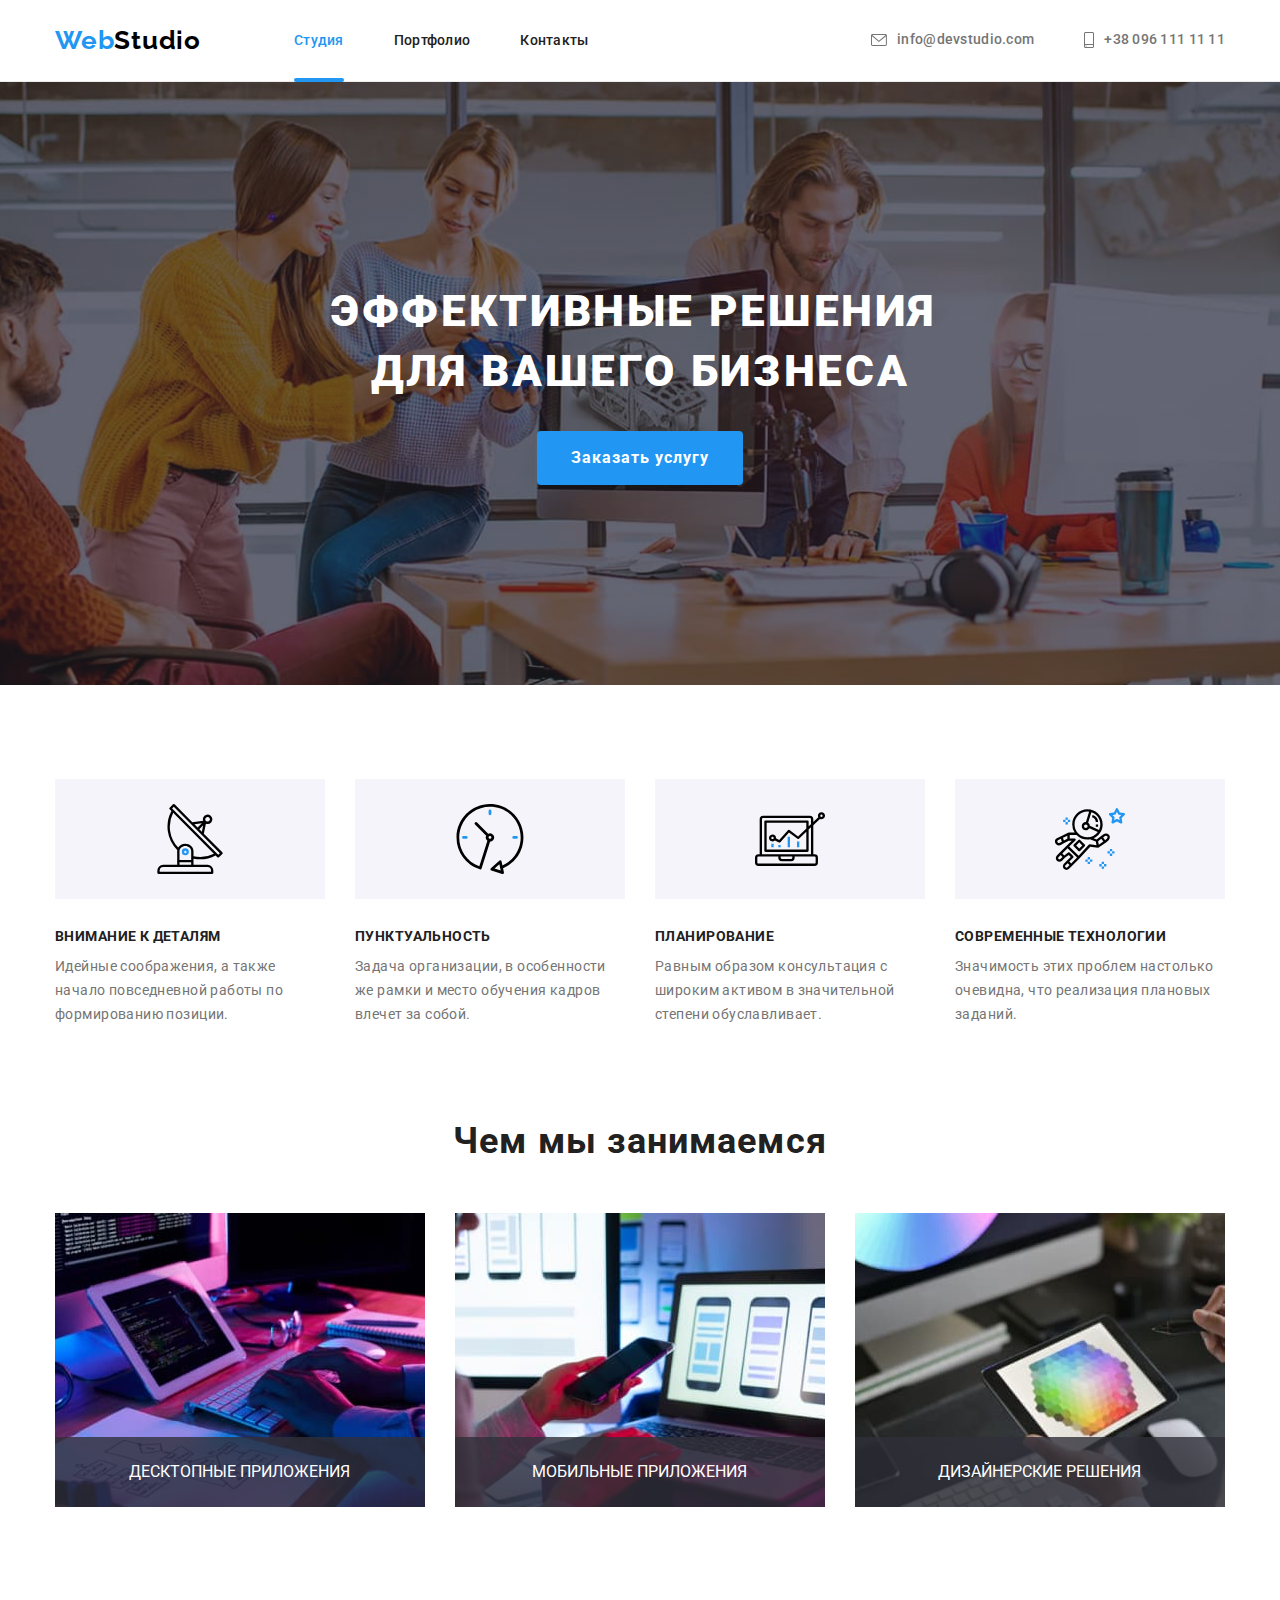
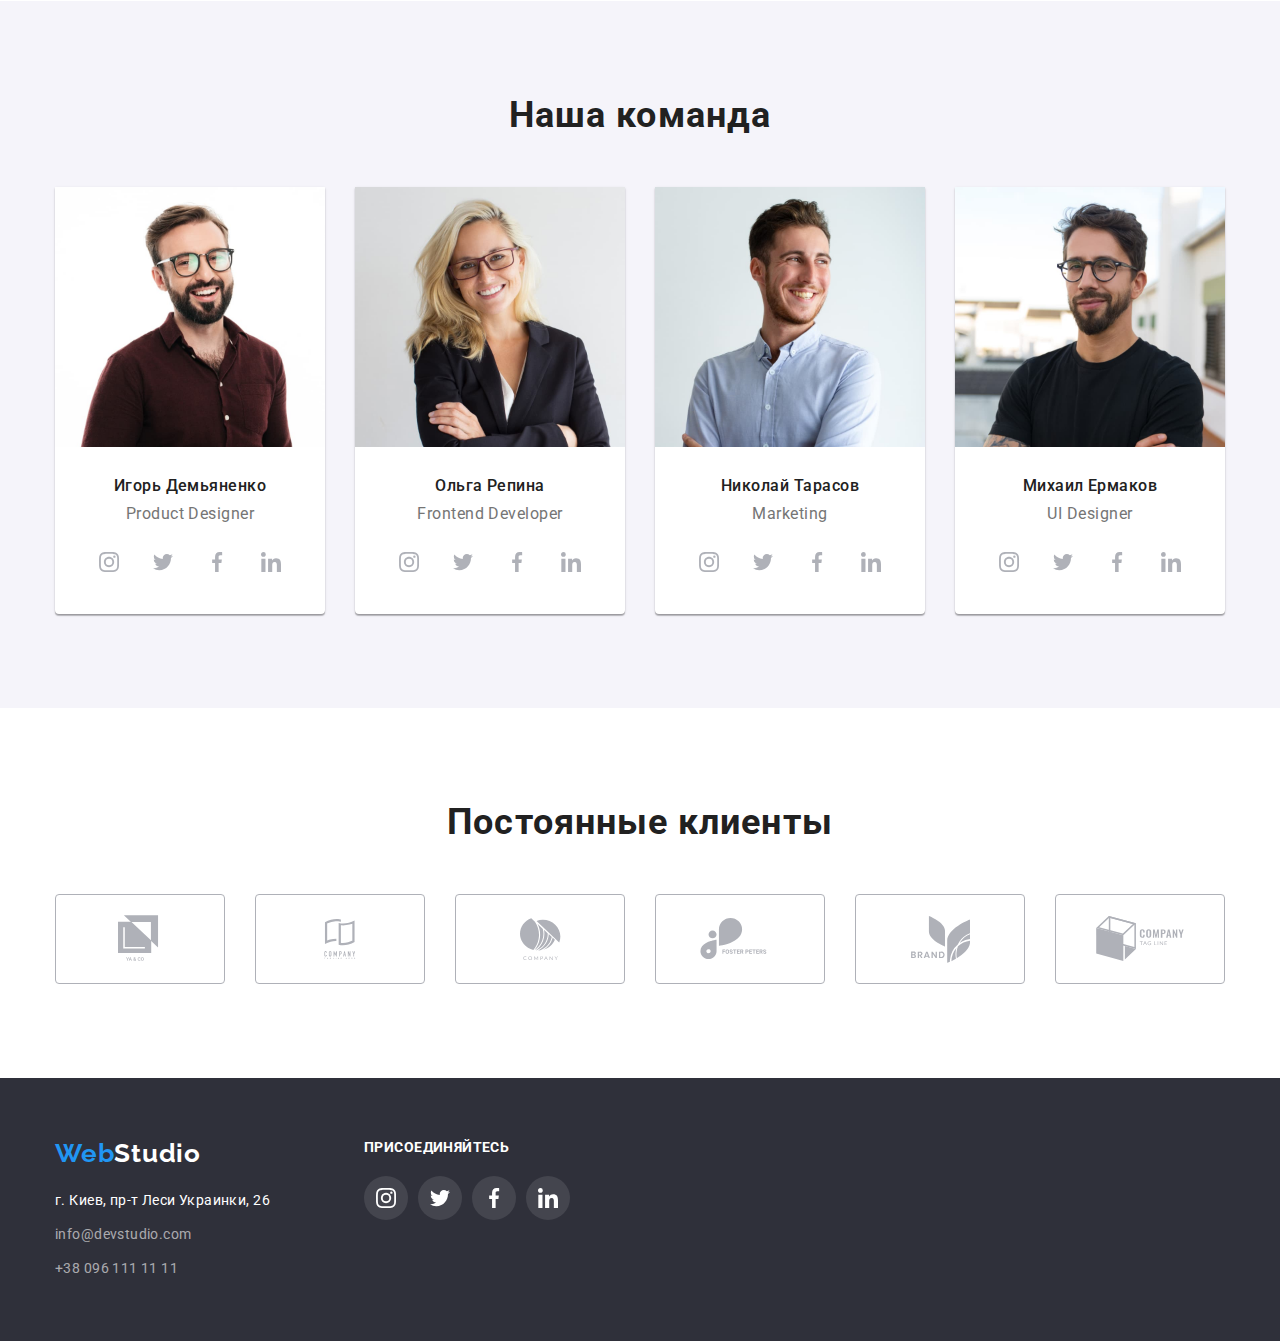
<file: index.html>
<!DOCTYPE html>
<html lang="ru">
  <head>
    <meta charset="UTF-8" />
    <meta http-equiv="X-UA-Compatible" content="IE=edge" />
    <meta name="viewport" content="width=device-width, initial-scale=1.0" />
    <title>goit-markup-hw-01</title>
    <link
      href="https://fonts.googleapis.com/css2?family=Raleway:wght@700&family=Roboto:wght@400;500;700;900&display=swap"
      rel="stylesheet"
    />
    <link
      rel="stylesheet"
      href="https://cdnjs.cloudflare.com/ajax/libs/modern-normalize/1.0.0/modern-normalize.min.css"
    />
    <link rel="stylesheet" href="./CSS/styles.css" />
  </head>
  <body>
    <header class="header">
      <div class="container header-panel">
        <a href="./index.html" class="logo link-logo"><span class="logo-highlight">Web</span>Studio</a>
        <nav class="header-navigation">
          <ul class="navigation-list list">
            <li class="item"><a href="./index.html" class="link current">Студия</a></li>
            <li class="item"><a href="./portfolio.html" class="link">Портфолио</a></li>
            <li class="item"><a href="#" class="link">Контакты</a></li>
          </ul>
        </nav>
        <ul class="header-contacts-list list">
          <li class="item">
            <a href="mailto:info@devstudio.com" class="mail link">
              <svg class="icon-contacts" width="16" height="12">
                <use href="./images/firsticon.svg#icon-envelope"></use>
              </svg>
              info@devstudio.com
            </a>
          </li>
          <li class="item">
            <a href="tel:+380961111111" class="phone link">
              <svg class="icon-contacts" width="10" height="16">
                <use href="./images/firsticon.svg#icon-smartphone"></use>
              </svg>
              +38 096 111 11 11</a
            >
          </li>
        </ul>
      </div>
    </header>
    <main>
      <section class="hero">
        <h1 class="hero-title">Эффективные решения <br />для вашего бизнеса</h1>
        <button type="button" data-modal-open class="button-primary">Заказать услугу</button>
      </section>
      <section class="features">
        <div class="container">
          <h2 class="hidden-title">Наши особенности</h2>
          <ul class="features-list list">
            <li class="features-item">
              <div class="shell-icon">
                <svg class="icon" width="70" height="70">
                  <use href="./images/firsticon.svg#icon-antenna"></use>
                </svg>
              </div>
              <h3 class="title">Внимание к деталям</h3>
              <p class="text">Идейные соображения, а также начало повседневной работы по формированию позиции.</p>
            </li>
            <li class="features-item">
              <div class="shell-icon">
                <svg class="icon" width="70" height="70">
                  <use href="./images/firsticon.svg#icon-clock"></use>
                </svg>
              </div>
              <h3 class="title">Пунктуальность</h3>
              <p class="text">Задача организации, в особенности же рамки и место обучения кадров влечет за собой.</p>
            </li>
            <li class="features-item">
              <div class="shell-icon">
                <svg class="icon" width="70" height="70">
                  <use href="./images/firsticon.svg#icon-diagram"></use>
                </svg>
              </div>
              <h3 class="title">Планирование</h3>
              <p class="text">Равным образом консультация с широким активом в значительной степени обуславливает.</p>
            </li>
            <li class="features-item astronaut">
              <div class="shell-icon">
                <svg class="icon" width="70" height="70">
                  <use href="./images/firsticon.svg#icon-astronaut"></use>
                </svg>
              </div>
              <h3 class="title">Современные технологии</h3>
              <p class="text">Значимость этих проблем настолько очевидна, что реализация плановых заданий.</p>
            </li>
          </ul>
        </div>
      </section>
      <section class="work">
        <div class="container">
          <h2 class="work-title">Чем мы занимаемся</h2>
          <ul class="work-list list">
            <li class="work-item"><img src="./images/box1.jpg" alt="box1" width="370" class="work-img" /><p class="work-text">ДЕСКТОПНЫЕ ПРИЛОЖЕНИЯ</p></li>
            <li class="work-item"><img src="./images/box2.jpg" alt="box2" width="370" class="work-img" /><p class="work-text">МОБИЛЬНЫЕ ПРИЛОЖЕНИЯ</p></li>
            <li class="work-item"><img src="./images/box3.jpg" alt="box3" width="370" class="work-img" /><p class="work-text">ДИЗАЙНЕРСКИЕ РЕШЕНИЯ</p></li>
          </ul>
        </div>
      </section>
      <section class="team">
        <div class="container">
          <h2 class="team-title">Наша команда</h2>
          <ul class="team-list list">
            <li class="list-item">
              <img src="./images/igor.jpg" alt="Игорь Демьяненко" width="270" class="team-photo" />
              <div class="team-description">
                <h3 class="title">Игорь Демьяненко</h3>
                <p class="text">Product Designer</p>
                <ul class="team-icon list">
                  <li class="icon-item">
                    <a href="https://www.instagram.com/?hl=ru" class="link-team-social" target="_blank" rel="noopener noreferer">
                      <svg class="icon-social" width="20" height="20">
                        <use href="./images/firsticon.svg#icon-instagram"></use>
                      </svg>
                    </a>
                  </li>
                  <li class="icon-item">
                    <a href="#" class="link-team-social" target="_blank" rel="noopener noreferer">
                      <svg class="icon-social" width="20" height="20">
                        <use href="./images/firsticon.svg#icon-twitter"></use>
                      </svg>
                    </a>
                  </li>
                  <li class="icon-item">
                    <a href="#" class="link-team-social" target="_blank" rel="noopener noreferer">
                      <svg class="icon-social" width="20" height="20">
                        <use href="./images/firsticon.svg#icon-facebook"></use>
                      </svg>
                    </a>
                  </li>
                  <li class="icon-item">
                    <a href="#" class="link-team-social" target="_blank" rel="noopener noreferer">
                      <svg class="icon-social" width="20" height="20">
                        <use href="./images/firsticon.svg#icon-linkedin"></use>
                      </svg>
                    </a>
                  </li>
                </ul>
              </div>
            </li>
            <li class="list-item">
              <img src="./images/olga.jpg" alt="Ольга Репина" width="270" class="team-photo" />
              <div class="team-description">
                <h3 class="title">Ольга Репина</h3>
                <p class="text">Frontend Developer</p>
                <ul class="team-icon list">
                  <li class="icon-item">
                    <a href="#" class="link-team-social" target="_blank" rel="noopener noreferer">
                      <svg class="icon-social" width="20" height="20">
                        <use href="./images/firsticon.svg#icon-instagram"></use>
                      </svg>
                    </a>
                  </li>
                  <li class="icon-item">
                    <a href="#" class="link-team-social" target="_blank" rel="noopener noreferer">
                      <svg class="icon-social" width="20" height="20">
                        <use href="./images/firsticon.svg#icon-twitter"></use>
                      </svg>
                    </a>
                  </li>
                  <li class="icon-item">
                    <a href="#" class="link-team-social" target="_blank" rel="noopener noreferer">
                      <svg class="icon-social" width="20" height="20">
                        <use href="./images/firsticon.svg#icon-facebook"></use>
                      </svg>
                    </a>
                  </li>
                  <li class="icon-item">
                    <a href="#" class="link-team-social" target="_blank" rel="noopener noreferer">
                      <svg class="icon-social" width="20" height="20">
                        <use href="./images/firsticon.svg#icon-linkedin"></use>
                      </svg>
                    </a>
                  </li>
                </ul>
              </div>
            </li>
            <li class="list-item">
              <img src="./images/nik.jpg" alt="Николай Тарасов" width="270" class="team-photo" />
              <div class="team-description">
                <h3 class="title">Николай Тарасов</h3>
                <p class="text">Marketing</p>
                <ul class="team-icon list">
                  <li class="icon-item">
                    <a href="#" class="link-team-social" target="_blank" rel="noopener noreferer">
                      <svg class="icon-social" width="20" height="20">
                        <use href="./images/firsticon.svg#icon-instagram"></use>
                      </svg>
                    </a>
                  </li>
                  <li class="icon-item">
                    <a href="#" class="link-team-social" target="_blank" rel="noopener noreferer">
                      <svg class="icon-social" width="20" height="20">
                        <use href="./images/firsticon.svg#icon-twitter"></use>
                      </svg>
                    </a>
                  </li>
                  <li class="icon-item">
                    <a href="#" class="link-team-social" target="_blank" rel="noopener noreferer">
                      <svg class="icon-social" width="20" height="20">
                        <use href="./images/firsticon.svg#icon-facebook"></use>
                      </svg>
                    </a>
                  </li>
                  <li class="icon-item">
                    <a href="#" class="link-team-social" target="_blank" rel="noopener noreferer">
                      <svg class="icon-social" width="20" height="20">
                        <use href="./images/firsticon.svg#icon-linkedin"></use>
                      </svg>
                    </a>
                  </li>
                </ul>
              </div>
            </li>
            <li class="list-item">
              <img src="./images/mikel.jpg" alt="Михаил Ермаков" width="270" class="team-photo" />
              <div class="team-description">
                <h3 class="title">Михаил Ермаков</h3>
                <p class="text">UI Designer</p>
                <ul class="team-icon list">
                  <li class="icon-item">
                    <a href="#" class="link link-team-social" target="_blank" rel="noopener noreferer">
                      <svg class="icon-social" width="20" height="20">
                        <use href="./images/firsticon.svg#icon-instagram"></use>
                      </svg>
                    </a>
                  </li>
                  <li class="icon-item">
                    <a href="#" class="link link-team-social" target="_blank" rel="noopener noreferer">
                      <svg class="icon-social" width="20" height="20">
                        <use href="./images/firsticon.svg#icon-twitter"></use>
                      </svg>
                    </a>
                  </li>
                  <li class="icon-item">
                    <a href="#" class="link link-team-social" target="_blank" rel="noopener noreferer">
                      <svg class="icon-social" width="20" height="20">
                        <use href="./images/firsticon.svg#icon-facebook"></use>
                      </svg>
                    </a>
                  </li>
                  <li class="icon-item">
                    <a href="#" class="link link-team-social" target="_blank" rel="noopener noreferer">
                      <svg class="icon-social" width="20" height="20">
                        <use href="./images/firsticon.svg#icon-linkedin"></use>
                      </svg>
                    </a>
                  </li>
                </ul>
              </div>
            </li>
          </ul>
        </div>
      </section>
      <section class="regular-customers">
        <div class="container">
          <h1 class="clients-title">Постоянные клиенты</h1>
          <ul class="clients-list">
            <li class="clients-item">
              <a href="#" class="link clients-link">
                <svg class="icon-social" width="44.27" height="49.23">
                  <use href="./images/firsticon.svg#icon-logo1"></use>
                </svg>
              </a>
            </li>
            <li class="clients-item">
              <a href="#" class="link clients-link">
                <svg class="icon-social" width="52" height="40">
                  <use href="./images/firsticon.svg#icon-logo2"></use>
                </svg>
              </a>
            </li>
            <li class="clients-item">
              <a href="#" class="link clients-link">
                <svg class="icon-social" width="41" height="42.6">
                  <use href="./images/firsticon.svg#icon-logo3"></use>
                </svg>
              </a>
            </li>
            <li class="clients-item">
              <a href="#" class="link clients-link">
                <svg class="icon-social" width="79.66" height="42.02">
                  <use href="./images/firsticon.svg#icon-logo4"></use>
                </svg>
              </a>
            </li>
            <li class="clients-item">
              <a href="#" class="link clients-link">
                <svg class="icon-social" width="59" height="47">
                  <use href="./images/firsticon.svg#icon-logo5"></use>
                </svg>
              </a>
            </li>
            <li class="clients-item">
              <a href="#" class="link clients-link">
                <svg class="icon-social" width="88.48" height="45.44">
                  <use href="./images/firsticon.svg#icon-logo6"></use>
                </svg>
              </a>
            </li>
          </ul>
        </div>
      </section>
    </main>
    <footer class="footer">
      <div class="container footer-container">
        <div class="logo-address-foter">
          <a href="/" class="logo footer-logo"> <span class="logo-highlight">Web</span>Studio </a>
        <address class="footer-address">
          <ul class="address-list list">
            <li class="address-list-location address-item">
              <a
                href="https://goo.gl/maps/eqV23aZUYZTrV4pg6"
                target="_blank"
                rel="noopener noreferrer"
                class="link map"
              >
                г. Киев, пр-т Леси Украинки, 26
              </a>
            </li>
            <li class="address-item">
              <a href="mailto:info@devstudio.com" class="footer-mail link"> info@devstudio.com </a>
            </li>
            <li class="address-item">
              <a href="tel:+380961111111" class="footer-phone link"> +38 096 111 11 11 </a>
            </li>
          </ul>
        </div>
        

          <div class="footer-social">
            <b class="social-text">ПРИСОЕДИНЯЙТЕСЬ</b>
            <ul class="team-icon list">
              <li class="icon-item">
                <a href="#" class="link-footer-social" target="_blank" rel="noopener noreferer">
                  <svg class="icon-social" width="20" height="20">
                    <use href="./images/firsticon.svg#icon-instagram"></use>
                  </svg>
                </a>
              </li>
              <li class="icon-item">
                <a href="#" class="link-footer-social" target="_blank" rel="noopener noreferer">
                  <svg class="icon-social" width="20" height="20">
                    <use href="./images/firsticon.svg#icon-twitter"></use>
                  </svg>
                </a>
              </li>
              <li class="icon-item">
                <a href="#" class="link-footer-social" target="_blank" rel="noopener noreferer">
                  <svg class="icon-social" width="20" height="20">
                    <use href="./images/firsticon.svg#icon-facebook"></use>
                  </svg>
                </a>
              </li>
              <li class="icon-item">
                <a href="#" class="link-footer-social" target="_blank" rel="noopener noreferer">
                  <svg class="icon-social" width="20" height="20">
                    <use href="./images/firsticon.svg#icon-linkedin"></use>
                  </svg>
                </a>
              </li>
            </ul>
          </div>
        </address>
      </div>
    </footer>
    <div class="backdrop is-hidden" data-modal>
      <div class="modal">
        <button type="button" class="close-modal-container" data-modal-close>
          <svg class="close-modal" width="18" height="18">
            <use href="./images/firsticon.svg#icon-close"></use>
          </svg>
        </button>
      </div>
    </div>
    <script src="./js/modal.js"></script>
  </body>
</html>
</file>
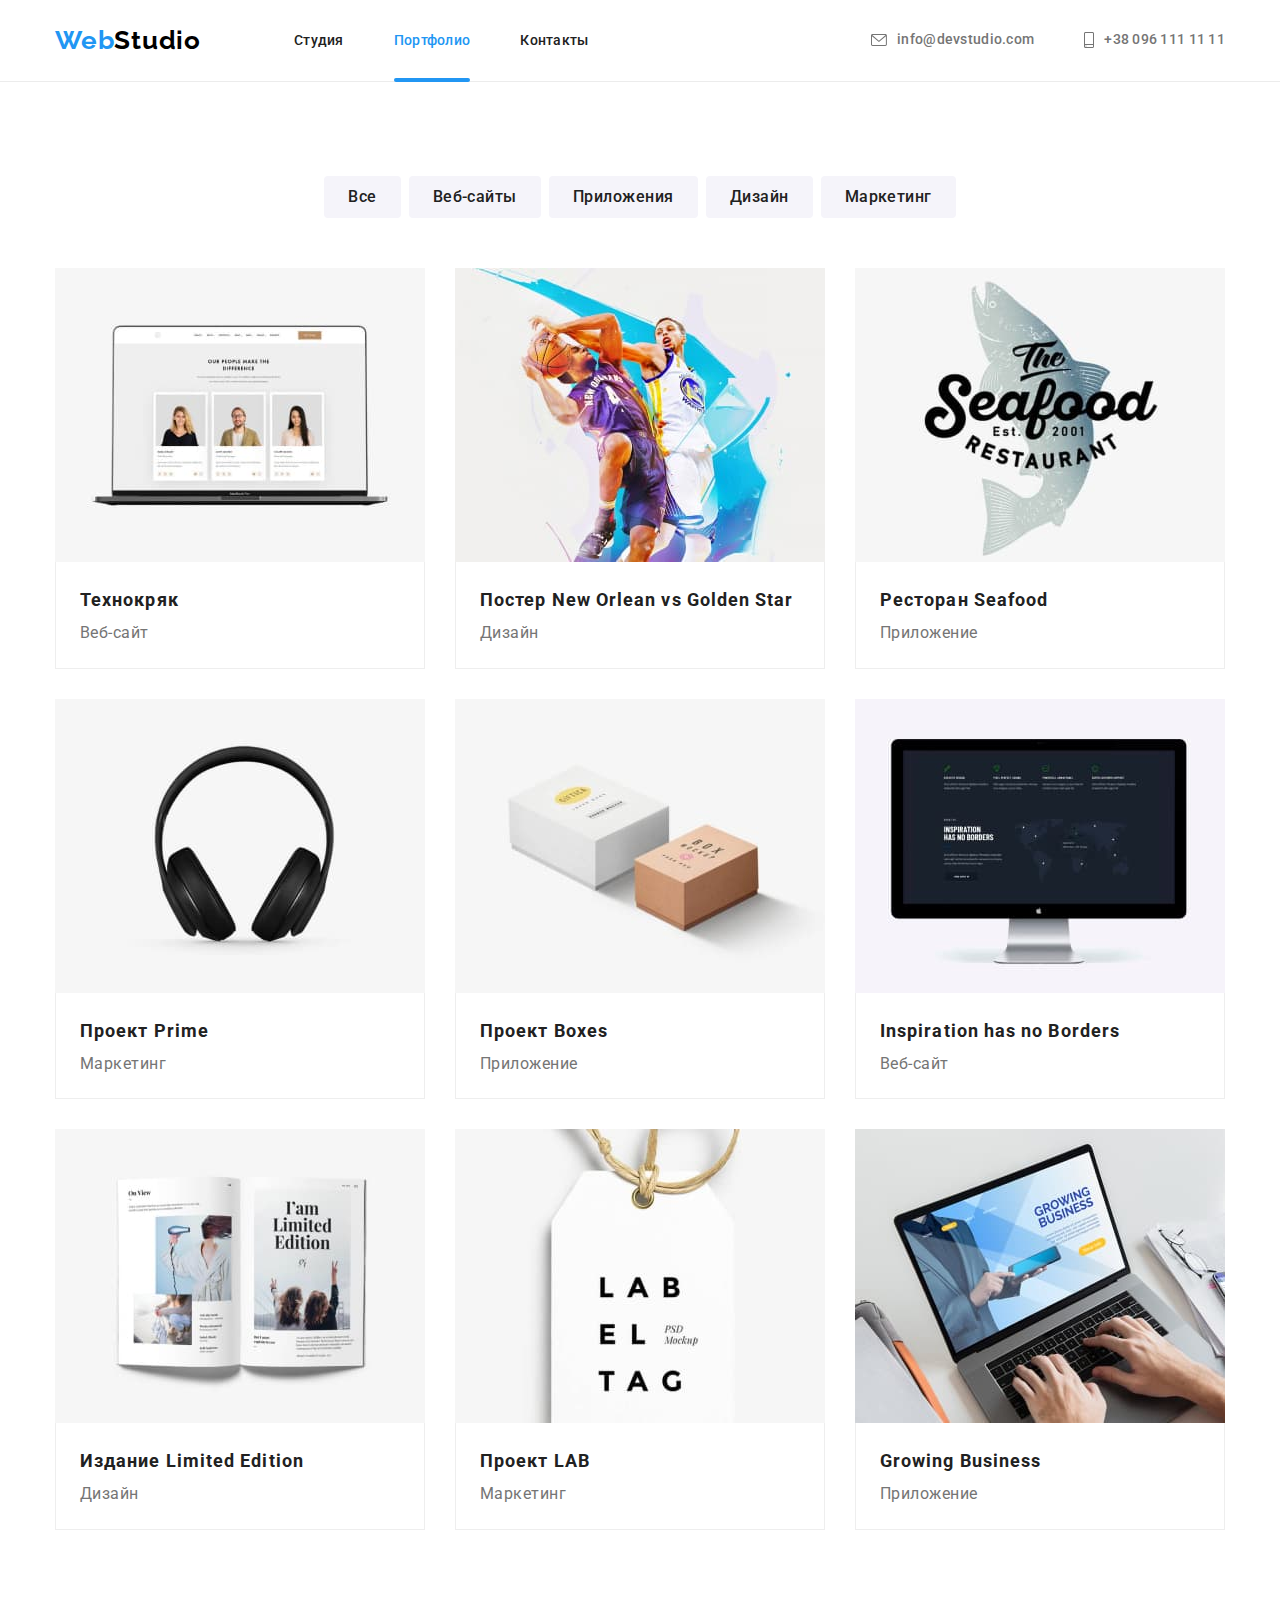
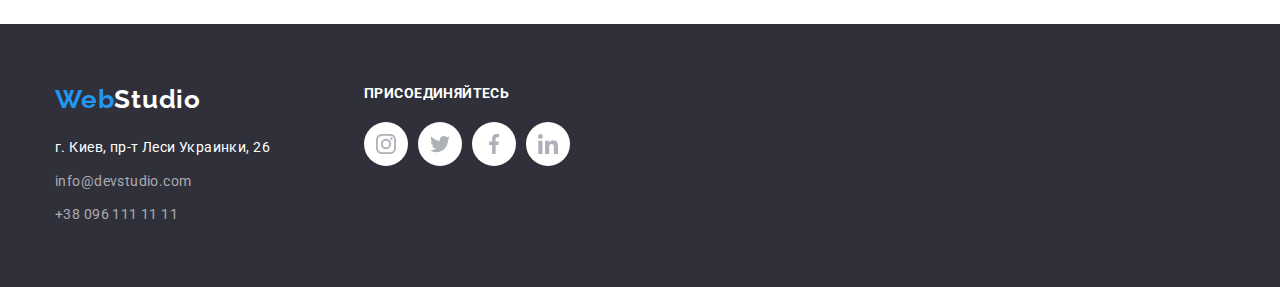
<file: portfolio.html>
<!DOCTYPE html>
<html lang="ru">
  <head>
    <meta charset="UTF-8" />
    <meta http-equiv="X-UA-Compatible" content="IE=edge" />
    <meta name="viewport" content="width=device-width, initial-scale=1.0" />
    <title>goit-markup-hw-02</title>
    <link
      href="https://fonts.googleapis.com/css2?family=Raleway:wght@700&family=Roboto:wght@400;500;700;900&display=swap"
      rel="stylesheet"
    />
    <link
      rel="stylesheet"
      href="https://cdnjs.cloudflare.com/ajax/libs/modern-normalize/1.0.0/modern-normalize.min.css"
    />
    <link rel="stylesheet" href="./CSS/styles.css" />
  </head>
  <body>
    <header class="header">
      <div class="container header-panel">
        <a href="./index.html" class="logo link-logo"><span class="logo-highlight">Web</span>Studio</a>
        <nav class="header-navigation">
          <ul class="navigation-list list">
            <li class="item"><a href="./index.html" class="link">Студия</a></li>
            <li class="item"><a href="./portfolio.html" class="link current">Портфолио</a></li>
            <li class="item"><a href="#" class="link">Контакты</a></li>
          </ul>
        </nav>
        <ul class="header-contacts-list list">
          <li class="item">
            <a href="mailto:info@devstudio.com" class="mail link">
              <svg class="icon-contacts" width="16" height="12">
                <use href="./images/firsticon.svg#icon-envelope"></use>
              </svg>
              info@devstudio.com
            </a>
          </li>
          <li class="item">
            <a href="tel:+380961111111" class="phone link">
              <svg class="icon-contacts" width="10" height="16">
                <use href="./images/firsticon.svg#icon-smartphone"></use>
              </svg>
              +38 096 111 11 11</a
            >
          </li>
        </ul>
      </div>
    </header>
    <main>
      <section class="portfolio">
        <div class="container">
          <h1 class="hidden-title">Портфолио</h1>
          <ul class="portfolio-filter list">
            <li class="filter-item">
              <button type="button" class="button">Все</button>
            </li>

            <li class="filter-item">
              <button type="button" class="button">Веб-сайты</button>
            </li>

            <li class="filter-item">
              <button type="button" class="button">Приложения</button>
            </li>

            <li class="filter-item">
              <button type="button" class="button">Дизайн</button>
            </li>

            <li class="filter-item">
              <button type="button" class="button">Маркетинг</button>
            </li>
          </ul>

          <ul class="portfolio-list list">
            <li class="portfolio-item">
              <a href="#" class="link-card link">
                <div class="portfolio-thumb">
                  <img src="./images/techno.jpg" alt="Веб сайт Технокряк" width="370" />
                  <div class="thumb-container-overlay">
                    <p class="thumb-description">Технокряк это современная площадка распространения коронавируса. Компании используют эту платформу для цифрового шпионажа и атак на защищённые сервера конкурентов.</p>
                  </div>
                </div>

                <div class="portfolio-description">
                  <h2 class="portfolio-title">Технокряк</h2>
                  <p class="text">Веб-сайт</p>
                </div>
              </a>
            </li>

            <li class="portfolio-item">
              <a href="#" class="link-card link">
                <div class="portfolio-thumb">
                  <img src="./images/posternewor.jpg" alt="Постер New Orlean vs Golden Star" width="370" />
                  <div class="thumb-container-overlay">
                    <p class="thumb-description">Технокряк это современная площадка распространения коронавируса. Компании используют эту платформу для цифрового шпионажа и атак на защищённые сервера конкурентов.</p>
                  </div>
                </div>

                <div class="portfolio-description">
                  <h2 class="portfolio-title">Постер New Orlean vs Golden Star</h2>
                  <p class="text">Дизайн</p>
                </div>
              </a>
            </li>

            <li class="portfolio-item">
              <a href="#" class="link-card link">
                <div class="portfolio-thumb">
                  <img src="./images/seafood.jpg" alt="Ресторан Seafood" width="370" />
                  <div class="thumb-container-overlay">
                    <p class="thumb-description">Технокряк это современная площадка распространения коронавируса. Компании используют эту платформу для цифрового шпионажа и атак на защищённые сервера конкурентов.</p>
                  </div>
                </div>

                <div class="portfolio-description">
                  <h2 class="portfolio-title">Ресторан Seafood</h2>
                  <p class="text">Приложение</p>
                </div>
              </a>
            </li>

            <li class="portfolio-item">
              <a href="#" class="link-card link">
                <div class="portfolio-thumb">
                  <img src="./images/prime.jpg" alt="Проект Prime" width="370" />
                  <div class="thumb-container-overlay">
                    <p class="thumb-description">Технокряк это современная площадка распространения коронавируса. Компании используют эту платформу для цифрового шпионажа и атак на защищённые сервера конкурентов.</p>
                  </div>
                </div>

                <div class="portfolio-description">
                  <h2 class="portfolio-title">Проект Prime</h2>
                  <p class="text">Маркетинг</p>
                </div>
              </a>
            </li>

            <li class="portfolio-item">
              <a href="#" class="link-card link">
                <div class="portfolio-thumb">
                  <img src="./images/boxes.jpg" alt="Проект Boxes" width="370" />
                  <div class="thumb-container-overlay">
                    <p class="thumb-description">Технокряк это современная площадка распространения коронавируса. Компании используют эту платформу для цифрового шпионажа и атак на защищённые сервера конкурентов.</p>
                  </div>
                </div>

                <div class="portfolio-description">
                  <h2 class="portfolio-title">Проект Boxes</h2>
                  <p class="text">Приложение</p>
                </div>
              </a>
            </li>

            <li class="portfolio-item">
              <a href="#" class="link-card link">
                <div class="portfolio-thumb">
                  <img src="./images/inspiration.jpg" alt="Веб-сайт Inspiration has no Borders" width="370" />
                  <div class="thumb-container-overlay">
                    <p class="thumb-description">Технокряк это современная площадка распространения коронавируса. Компании используют эту платформу для цифрового шпионажа и атак на защищённые сервера конкурентов.</p>
                  </div>
                </div>

                <div class="portfolio-description">
                  <h2 class="portfolio-title">Inspiration has no Borders</h2>
                  <p class="text">Веб-сайт</p>
                </div>
              </a>
            </li>

            <li class="portfolio-item">
              <a href="#" class="link-card link">
                <div class="portfolio-thumb">
                  <img src="./images/limedition.jpg" alt="Издание Limited Edition" width="370" />
                  <div class="thumb-container-overlay">
                    <p class="thumb-description">Технокряк это современная площадка распространения коронавируса. Компании используют эту платформу для цифрового шпионажа и атак на защищённые сервера конкурентов.</p>
                  </div>
                </div>

                <div class="portfolio-description">
                  <h2 class="portfolio-title">Издание Limited Edition</h2>
                  <p class="text">Дизайн</p>
                </div>
              </a>
            </li>

            <li class="portfolio-item">
              <a href="#" class="link-card link">
                <div class="portfolio-thumb">
                  <img src="./images/lab.jpg" alt="Проект LAB" width="370" />
                  <div class="thumb-container-overlay">
                    <p class="thumb-description">Технокряк это современная площадка распространения коронавируса. Компании используют эту платформу для цифрового шпионажа и атак на защищённые сервера конкурентов.</p>
                  </div>
                </div>

                <div class="portfolio-description">
                  <h2 class="portfolio-title">Проект LAB</h2>
                  <p class="text">Маркетинг</p>
                </div>
              </a>
            </li>

            <li class="portfolio-item">
              <a href="#" class="link-card link">
                <div class="portfolio-thumb">
                  <img src="./images/growing.jpg" alt="Growing Business" width="370" />
                  <div class="thumb-container-overlay">
                    <p class="thumb-description">Технокряк это современная площадка распространения коронавируса. Компании используют эту платформу для цифрового шпионажа и атак на защищённые сервера конкурентов.</p>
                  </div>
                </div>

                <div class="portfolio-description">
                  <h2 class="portfolio-title">Growing Business</h2>
                  <p class="text">Приложение</p>
                </div>
              </a>
            </li>
          </ul>
        </div>
      </section>
    </main>
   <footer class="footer">
      <div class="container footer-container">
        <div class="logo-address-foter">
          <a href="/" class="logo footer-logo"> <span class="logo-highlight">Web</span>Studio </a>
        <address class="footer-address">
          <ul class="address-list list">
            <li class="address-list-location address-item">
              <a
                href="https://goo.gl/maps/eqV23aZUYZTrV4pg6"
                target="_blank"
                rel="noopener noreferrer"
                class="link map">
                г. Киев, пр-т Леси Украинки, 26
              </a>
            </li>
            <li class="address-item">
              <a href="mailto:info@devstudio.com" class="footer-mail link"> info@devstudio.com </a>
            </li>
            <li class="address-item">
              <a href="tel:+380961111111" class="footer-phone link"> +38 096 111 11 11 </a>
            </li>
          </ul>
        </div>
        

          <div class="footer-social">
            <b class="social-text">ПРИСОЕДИНЯЙТЕСЬ</b>
            <ul class="team-icon list">
              <li class="icon-item">
                <a href="#" class="link link-team-social" target="_blank" rel="noopener noreferer">
                  <svg class="icon-social" width="20" height="20">
                    <use href="./images/firsticon.svg#icon-instagram"></use>
                  </svg>
                </a>
              </li>
              <li class="icon-item">
                <a href="#" class="link link-team-social" target="_blank" rel="noopener noreferer">
                  <svg class="icon-social" width="20" height="20">
                    <use href="./images/firsticon.svg#icon-twitter"></use>
                  </svg>
                </a>
              </li>
              <li class="icon-item">
                <a href="#" class="link link-team-social" target="_blank" rel="noopener noreferer">
                  <svg class="icon-social" width="20" height="20">
                    <use href="./images/firsticon.svg#icon-facebook"></use>
                  </svg>
                </a>
              </li>
              <li class="icon-item">
                <a href="#" class="link link-team-social" target="_blank" rel="noopener noreferer">
                  <svg class="icon-social" width="20" height="20">
                    <use href="./images/firsticon.svg#icon-linkedin"></use>
                  </svg>
                </a>
              </li>
            </ul>
          </div>
        </address>
      </div>
    </footer>
  </body>
</html>
</file>
<file: CSS/styles.css>
:root {
  --primary-white-color: #ffffff;
  --active-color: #2196f3;
  --dominant-text-color: #757575;
  --logo-link-color: #000000;
  --main-dark-color: #212121;
  --bgc-grayish: #f5f4fa;
  --dark-bgc: #2f303a;
  --bgc-hero-section: #c4c4c4;
  --gradient-hero: rgba(47, 48, 58, 0.4), rgba(47, 48, 58, 0.4);
  --color-mail-phone: rgba(255, 255, 255, 0.6);
  --color-border-portfolio: #eeeeee;
  --color-border-header: #ececec;
  --team-icon-color: #afb1b8;
  --portfolio-item-gap: 30px;
  --card-shadow: 0px 1px 3px rgba(0, 0, 0, 0.12), 0px 1px 1px rgba(0, 0, 0, 0.14), 0px 2px 1px rgba(0, 0, 0, 0.2);
  --card-shadow-portfolio: 0px 1px 1px rgba(0, 0, 0, 0.12), 0px 4px 4px rgba(0, 0, 0, 0.06),
    1px 4px 6px rgba(0, 0, 0, 0.16);
  --shadow-button: 0px 3px 1px rgba(0, 0, 0, 0.1), 0px 1px 2px rgba(0, 0, 0, 0.08), 0px 2px 2px rgba(0, 0, 0, 0.12);
  --bgc-icon-footer: rgba(255, 255, 255, 0.1);
}

/*#region ---Common Styles--- */

body {
  font-family: 'Roboto', sans-serif;
  color: var(--dominant-text-color);
  background-color: var(--primary-white-color);
}

h1,
h2,
h3,
h4,
h5,
h6,
p,
ul {
  margin: 0;
  padding: 0;
}

img {
  display: block;
  max-width: 100%;
}

.container {
  width: 1200px;
  padding: 0 15px;
  margin: 0 auto;
}

.header,
.work,
.features {
  background-color: var(--primary-white-color);
}

.link {
  text-decoration: none;
  transition: color 250ms cubic-bezier(0.4, 0, 0.2, 1);
}

.link-logo {
  text-decoration: none;
}

.logo.footer-logo {
  display: inline-block;
  margin-bottom: 20px;
  text-decoration: none;
  color: var(--primary-white-color);
}

.link:hover,
.link:focus {
  color: var(--active-color);
}

.list {
  list-style: none;
}

.hidden-title {
  position: absolute !important;
  clip: rect(1px 1px 1px 1px);
  clip: rect(1px, 1px, 1px, 1px);
  padding: 0 !important;
  border: 0 !important;
  height: 1px !important;
  width: 1px !important;
  overflow: hidden;
}

/*#endregion -------------------- Common Styles End -------------------- */

/*#region ---Header--- */

.header {
  border-bottom: 1px solid var(--color-border-header);
}

.header-panel {
  display: flex;
  align-items: center;
}

.logo {
  margin-right: 93px;

  font-family: 'Raleway', sans-serif;
  font-style: normal;
  font-weight: bold;
  font-size: 26px;
  line-height: 1.2;
  letter-spacing: 0.03em;
  color: var(--logo-link-color);
}

.logo-highlight {
  color: var(--active-color);
}

.navigation-list.list {
  display: flex;
}

.navigation-list .item + .item {
  margin-left: 50px;
}

.navigation-list .link {
  display: block;
  padding-top: 32px;
  padding-bottom: 32px;

  font-weight: 500;
  font-size: 14px;
  line-height: 1.2;
  letter-spacing: 0.02em;
  color: var(--main-dark-color);
  transition: color 250ms cubic-bezier(0.4, 0, 0.2, 1);
}

.navigation-list .link:hover,
.navigation-list .link:focus {
  color: var(--active-color);
}

.link.current {
  color: var(--active-color);
  position: relative;
}

.link.current::after {
  content: '';
  position: absolute;
  display: block;
  width: 100%;
  height: 4px;
  margin-bottom: -1px;
  bottom: 0;
  left: 0;
  background-color: var(--active-color);
  border-radius: 2px;
}

.header-contacts-list {
  display: flex;
  margin-left: auto;
}

.header-contacts-list .item + .item {
  margin-left: 50px;
}

.mail,
.phone {
  display: inline-flex;
  padding-top: 32px;
  padding-bottom: 32px;
  align-items: center;
  font-weight: 500;
  font-size: 14px;
  line-height: 1.14;
  letter-spacing: 0.02em;
  color: var(--dominant-text-color);
}

.icon-contacts {
  margin-right: 10px;
  fill: currentColor;
}

/*#endregion ---Header end--- */

/*#region ---button--- */
.button {
  display: inline-block;
  padding: 6px 22px;

  border-radius: 4px;
  border-color: transparent;
  font-family: inherit;
  font-weight: 500;
  font-size: 16px;
  line-height: 1.62;
  text-align: center;
  letter-spacing: 0.03em;

  background-color: var(--bgc-grayish);
  color: var(--main-dark-color);

  transition: background-color 250ms cubic-bezier(0.4, 0, 0.2, 1), color 250ms cubic-bezier(0.4, 0, 0.2, 1),
    box-shadow 250ms cubic-bezier(0.4, 0, 0.2, 1);
}

.button:hover,
.button:focus {
  background-color: var(--active-color);
  color: var(--primary-white-color);
  cursor: pointer;
  box-shadow: var(--shadow-button);
}

.button-primary {
  display: inline-block;
  min-width: 200px;
  padding: 10px 32px;

  border-radius: 4px;
  border-color: transparent;
  align-items: center;
  text-align: center;

  font-family: inherit;
  font-weight: 700;
  font-size: 16px;
  line-height: 1.87;
  letter-spacing: 0.06em;

  color: var(--primary-white-color);
  background-color: var(--active-color);
}

.button-primary:focus,
.button-primary:hover {
  cursor: pointer;
}

.footer-container {
  display: flex;
}
/*#endregion ---button end--- */

/*#region ----Footer---- */

.footer {
  padding: 60px 0;
  background-color: var(--dark-bgc);
}

.address-list-location {
  font-size: 14px;
  line-height: 1.71;
  letter-spacing: 0.03em;
}

.address-item:not(:last-child) {
  margin-bottom: 10px;
}

.map {
  font-family: inherit;
  font-style: normal;
  font-weight: normal;
  font-size: 14px;
  line-height: 1.71;
  letter-spacing: 0.03em;

  color: var(--primary-white-color);
}

.footer-mail,
.footer-phone {
  font-family: inherit;
  font-style: normal;
  font-weight: normal;
  font-size: 14px;
  line-height: 1.71;
  letter-spacing: 0.03em;

  color: var(--color-mail-phone);
}

.social-text {
  display: inline-block;
  margin-bottom: 20px;
  font-weight: 700;
  font-size: 14px;
  line-height: 1.14;
  letter-spacing: 0.03em;
  text-transform: uppercase;

  color: var(--primary-white-color);
}

.footer-social {
  margin-left: 70px;
}
/*#endregion ---Footer end--- */

/*#region -------------------- Index -------------------- */
.hero {
  max-width: 1600px;
  margin-left: auto;
  margin-right: auto;
  padding: 200px 0;

  text-align: center;

  background-color: var(--bgc-hero-section);
  background-image: linear-gradient(var(--gradient-hero)), url(../images/hero.jpg);
  background-position: center;
  background-size: cover;
  background-repeat: no-repeat;
}

.hero-title {
  margin-bottom: 30px;
  font-weight: 900;
  font-size: 44px;
  line-height: 1.36;
  letter-spacing: 0.06em;
  text-transform: uppercase;
  white-space: pre;

  color: var(--primary-white-color);
}

.work {
  padding-bottom: 94px;
}

.features,
.team,
.portfolio,
.regular-customers {
  padding: 94px 0;
}

.features-list {
  display: flex;
  justify-content: space-between;
  flex-wrap: wrap;
}

.features-item {
  flex-basis: calc((100% - 90px) / 4);
}

.features-list .title {
  margin-bottom: 10px;
  font-size: 14px;
  line-height: 1.14;
  letter-spacing: 0.03em;
  text-transform: uppercase;

  color: var(--main-dark-color);
}

.features-list .text {
  font-size: 14px;
  line-height: 1.71;
  letter-spacing: 0.03em;

  color: var(--dominant-text-color);
}

.shell-icon {
  display: flex;
  width: 270px;
  height: 120px;
  background-color: var(--bgc-grayish);
  justify-content: center;
  align-items: center;
  margin-bottom: 30px;
}

.team {
  background: var(--bgc-grayish);
}

.icon-item + .icon-item {
  margin-left: 10px;
}

.team-icon {
  display: flex;
  justify-content: center;
  align-items: center;
}

.link-team-social {
  display: flex;
  height: 44px;
  width: 44px;
  border-radius: 50px;
  justify-content: center;
  align-items: center;
  background-color: var(--primary-white-color);
  fill: var(--team-icon-color);
  transition: fill 250ms cubic-bezier(0.4, 0, 0.2, 1), background-color 250ms cubic-bezier(0.4, 0, 0.2, 1);
}

.link-team-social:hover,
.link-team-social:focus {
  background-color: var(--active-color);
  fill: var(--primary-white-color);
}

.link-footer-social {
  display: flex;
  height: 44px;
  width: 44px;
  border-radius: 50px;
  justify-content: center;
  align-items: center;
  fill: var(--primary-white-color);
  background-color: var(--bgc-icon-footer);
  transition: background-color 250ms cubic-bezier(0.4, 0, 0.2, 1);
}

.link-footer-social:hover,
.link-footer-social:focus {
  background-color: var(--active-color);
}

.team-list .text {
  margin-bottom: 16px;
}

.team-description {
  padding: 30px 32px;
}

.work-list {
  display: flex;
  flex-wrap: wrap;
}

.work-item {
  position: relative;

  width: calc((100% - 2 * 30px) / 3);
  margin-right: 30px;
}

.work-item:nth-child(3n) {
  margin-right: 0;
}

.work-text {
  position: absolute;
  display: flex;
  bottom: 0;
  width: 100%;
  height: 70px;
  justify-content: center;
  align-items: center;
  background-color: rgba(47, 48, 58, 0.8);
  color: var(--primary-white-color);
}

.work-title,
.team-title,
.clients-title {
  margin-bottom: 50px;
  text-align: center;

  font-size: 36px;
  line-height: 1.16;
  letter-spacing: 0.03em;

  color: var(--main-dark-color);
}

.team-list .title {
  margin-bottom: 10px;
  text-align: center;

  font-weight: 500;
  font-size: 16px;
  line-height: 1.18;
  letter-spacing: 0.03em;

  color: var(--main-dark-color);
}

.list-item {
  flex-basis: calc((100% - 3 * 30px) / 4);
  margin-right: 30px;
  text-align: center;

  border-radius: 0px 0px 4px 4px;
  box-shadow: var(--card-shadow);

  background-color: var(--primary-white-color);
}

.list-item:nth-child(4n) {
  margin-right: 0;
}

.team-list {
  display: flex;
  flex-wrap: wrap;
}

.team-list .text {
  font-size: 16px;
  line-height: 1.18;
  letter-spacing: 0.03em;

  color: var(--dominant-text-color);
}

.clients-list {
  display: flex;
  list-style: none;
}

.clients-item + .clients-item {
  margin-left: 30px;
}

.clients-link {
  display: flex;
  width: 170px;
  height: 90px;
  border: 1px solid var(--team-icon-color);
  border-radius: 4px;
  fill: var(--team-icon-color);
  align-items: center;
  justify-content: center;

  transition: fill 250ms cubic-bezier(0.4, 0, 0.2, 1), border-color 250ms cubic-bezier(0.4, 0, 0.2, 1);
}

.clients-link:hover,
.clients-link:focus {
  fill: var(--active-color);
  border-color: var(--active-color);
}

/*#endregion -------------------- Index end -------------------- */

/*#region -------------------- Portfolio -------------------- */

/* Main */

.portfolio .portfolio-title {
  font-weight: 700;
  font-size: 18px;
  line-height: 2;
  letter-spacing: 0.06em;
  color: var(--main-dark-color);
}

.portfolio-list .text {
  color: var(--dominant-text-color);
  font-size: 16px;
  line-height: 1.87;
  letter-spacing: 0.03em;
}

.portfolio-filter {
  display: flex;
  flex-wrap: wrap;
  justify-content: center;
  margin-bottom: 50px;
}

.filter-item + .filter-item {
  margin-left: 8px;
}

.portfolio-list.list {
  display: flex;
  flex-wrap: wrap;
  margin-left: calc(-1 * var(--portfolio-item-gap));
  margin-top: calc(-1 * var(--portfolio-item-gap));
}

.portfolio-item {
  flex-basis: calc((100% - 3 * 30px) / 3);
  margin-left: var(--portfolio-item-gap);
  margin-top: var(--portfolio-item-gap);

  background-color: var(--primary-white-color);
}

.portfolio-description {
  padding: 20px 24px;
  border-right: 1px solid var(--color-border-portfolio);
  border-left: 1px solid var(--color-border-portfolio);
  border-bottom: 1px solid var(--color-border-portfolio);
}
.link-card:hover,
.link-card:focus {
  display: block;
  box-shadow: var(--card-shadow-portfolio);
}

.link-card {
  transition: box-shadow 250ms cubic-bezier(0.4, 0, 0.2, 1);
}

.link-card:hover .thumb-container-overlay,
.link-card:focus .thumb-container-overlay {
  opacity: 1;
  transform: translateY(0);
}

.portfolio-thumb {
  position: relative;
  overflow: hidden;
}

.thumb-container-overlay {
  position: absolute;
  display: block;
  top: 0;
  left: 0;
  width: 100%;
  height: 100%;
  padding: 63px 24px;

  background-color: rgba(33, 150, 243, 0.9);

  opacity: 0;
  transform: translateY(100%);
  transition: opacity 250ms cubic-bezier(0.4, 0, 0.2, 1), transform 250ms cubic-bezier(0.4, 0, 0.2, 1);
}

.thumb-description {
  font-size: 18px;
  line-height: 1.56;
  letter-spacing: 0.03em;

  color: #ffffff;
}
/*#endregion -------------------- Portfolio end -------------------- */

/* #region  -------------------- modal window --------------------*/
.backdrop {
  position: fixed;
  left: 0;
  top: 0;

  width: 100%;
  height: 100%;
  background-color: rgba(0, 0, 0, 0.2);

  opacity: 1;
  transition: opacity 250ms cubic-bezier(0.4, 0, 0.2, 1);
}

.modal {
  position: absolute;
  left: 50%;
  top: 50%;
  min-width: 528px;
  min-height: 581px;

  padding: 40px;

  background-color: var(--primary-white-color);
  box-shadow: 0px 1px 3px rgba(0, 0, 0, 0.12), 0px 1px 1px rgba(0, 0, 0, 0.14), 0px 2px 1px rgba(0, 0, 0, 0.2);
  border-radius: 4px;
  transform: translate(-50%, -50%);
}

.backdrop.is-hidden {
  opacity: 0;
  pointer-events: none;
}

.close-modal {
  fill: #000000;
  transition: fill 250ms cubic-bezier(0.4, 0, 0.2, 1);
}

.close-modal-container:hover .close-modal {
  fill: var(--active-color);
}

.close-modal-container {
  position: absolute;
  right: 8px;
  top: 8px;

  display: flex;
  justify-content: center;
  align-items: center;

  border-radius: 50%;
  width: 30px;
  height: 30px;

  cursor: pointer;
  background-color: #fff;
  border: 1px solid rgba(0, 0, 0, 0.1);
}
/* #endregion  -------------------- modal window --------------------*/
</file>
